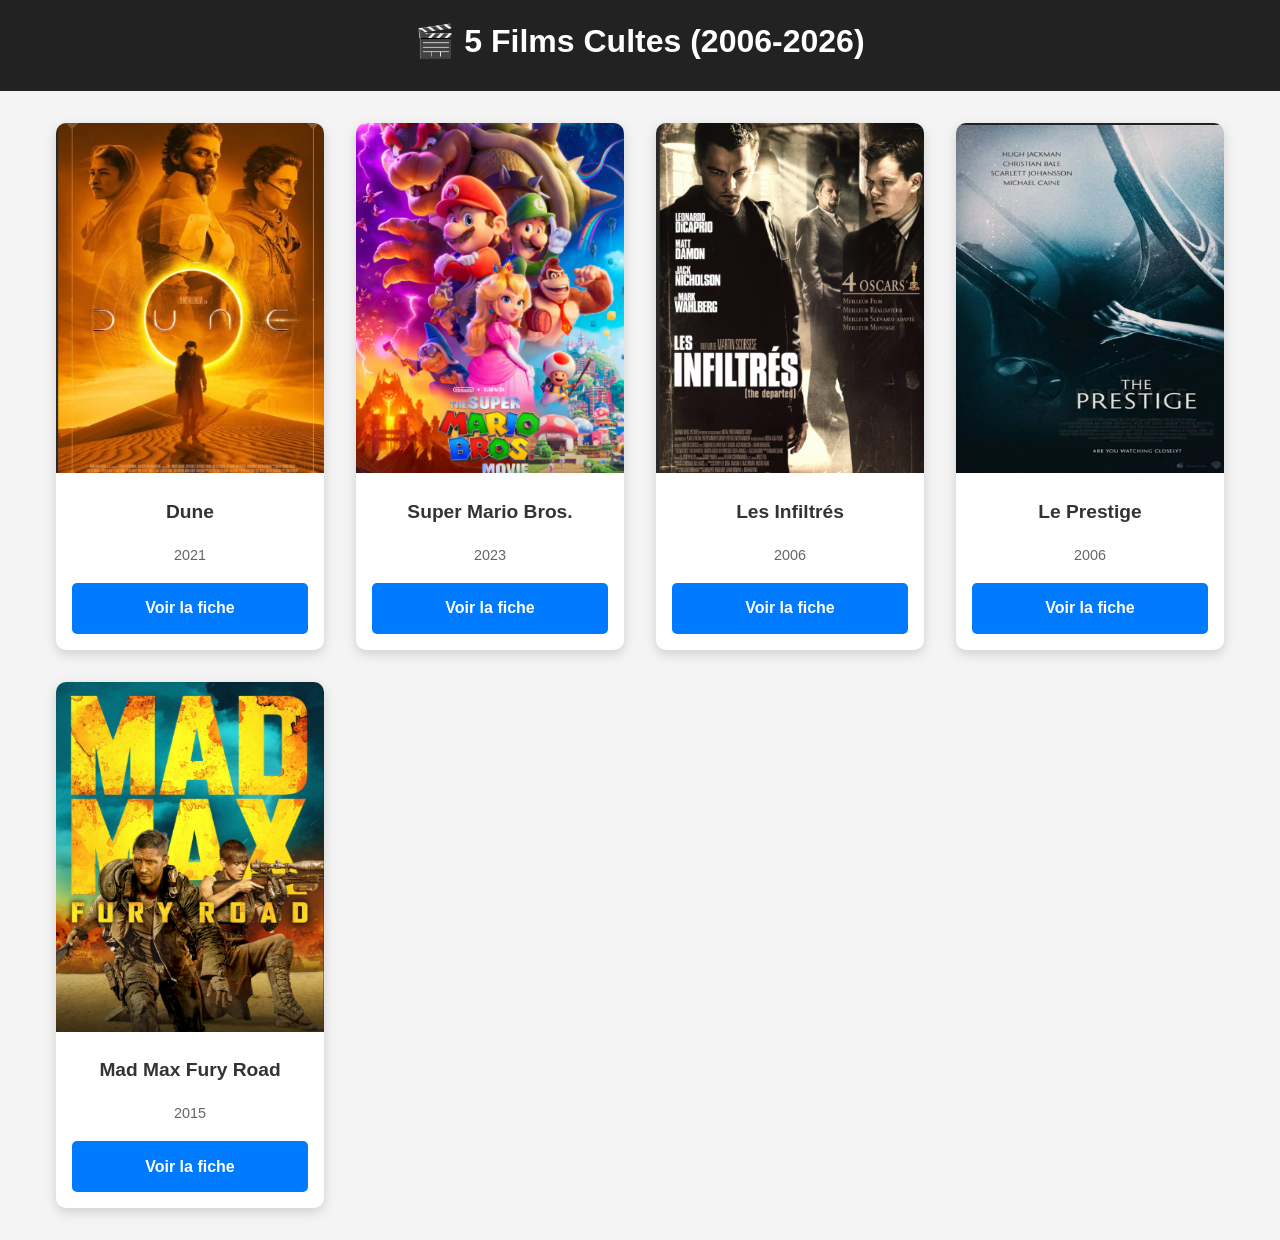
<file: index.html>
<!DOCTYPE html>
<html lang="fr">
<head>
    <meta charset="UTF-8">
    <meta name="viewport" content="width=device-width, initial-scale=1.0">
    <title>5 Films Cultes Récents</title>
    <link rel="stylesheet" href="style.css">
</head>
<body>
    <header>
        <h1>🎬 5 Films Cultes (2006-2026)</h1>
    </header>

    <main class="galerie">
        <!-- Dune -->
        <div class="film-card">
            <img src="images/dune.png" alt="Dune">
            <h3>Dune</h3>
            <p>2021</p>
            <a href="dune.html" class="btn">Voir la fiche</a>
        </div>
        
        <!-- Super Mario Bros. Movie -->
        <div class="film-card">
            <img src="images/mario.png" alt="Super Mario Bros">
            <h3>Super Mario Bros.</h3>
            <p>2023</p>
            <a href="mario.html" class="btn">Voir la fiche</a>
        </div>
        
        <!-- Les Infiltrés -->
        <div class="film-card">
            <img src="images/infiltres.png" alt="Les Infiltrés">
            <h3>Les Infiltrés</h3>
            <p>2006</p>
            <a href="infilTres.html" class="btn">Voir la fiche</a>
        </div>
        
        <!-- Le Prestige -->
        <div class="film-card">
            <img src="images/prestige.png" alt="Le Prestige">
            <h3>Le Prestige</h3>
            <p>2006</p>
            <a href="prestige.html" class="btn">Voir la fiche</a>
        </div>
        
        <!-- Mad Max Fury Road -->
        <div class="film-card">
            <img src="images/madmax.png" alt="Mad Max">
            <h3>Mad Max Fury Road</h3>
            <p>2015</p>
            <a href="madmax.html" class="btn">Voir la fiche</a>
        </div>
    </main>

</body>
</html>
</file>
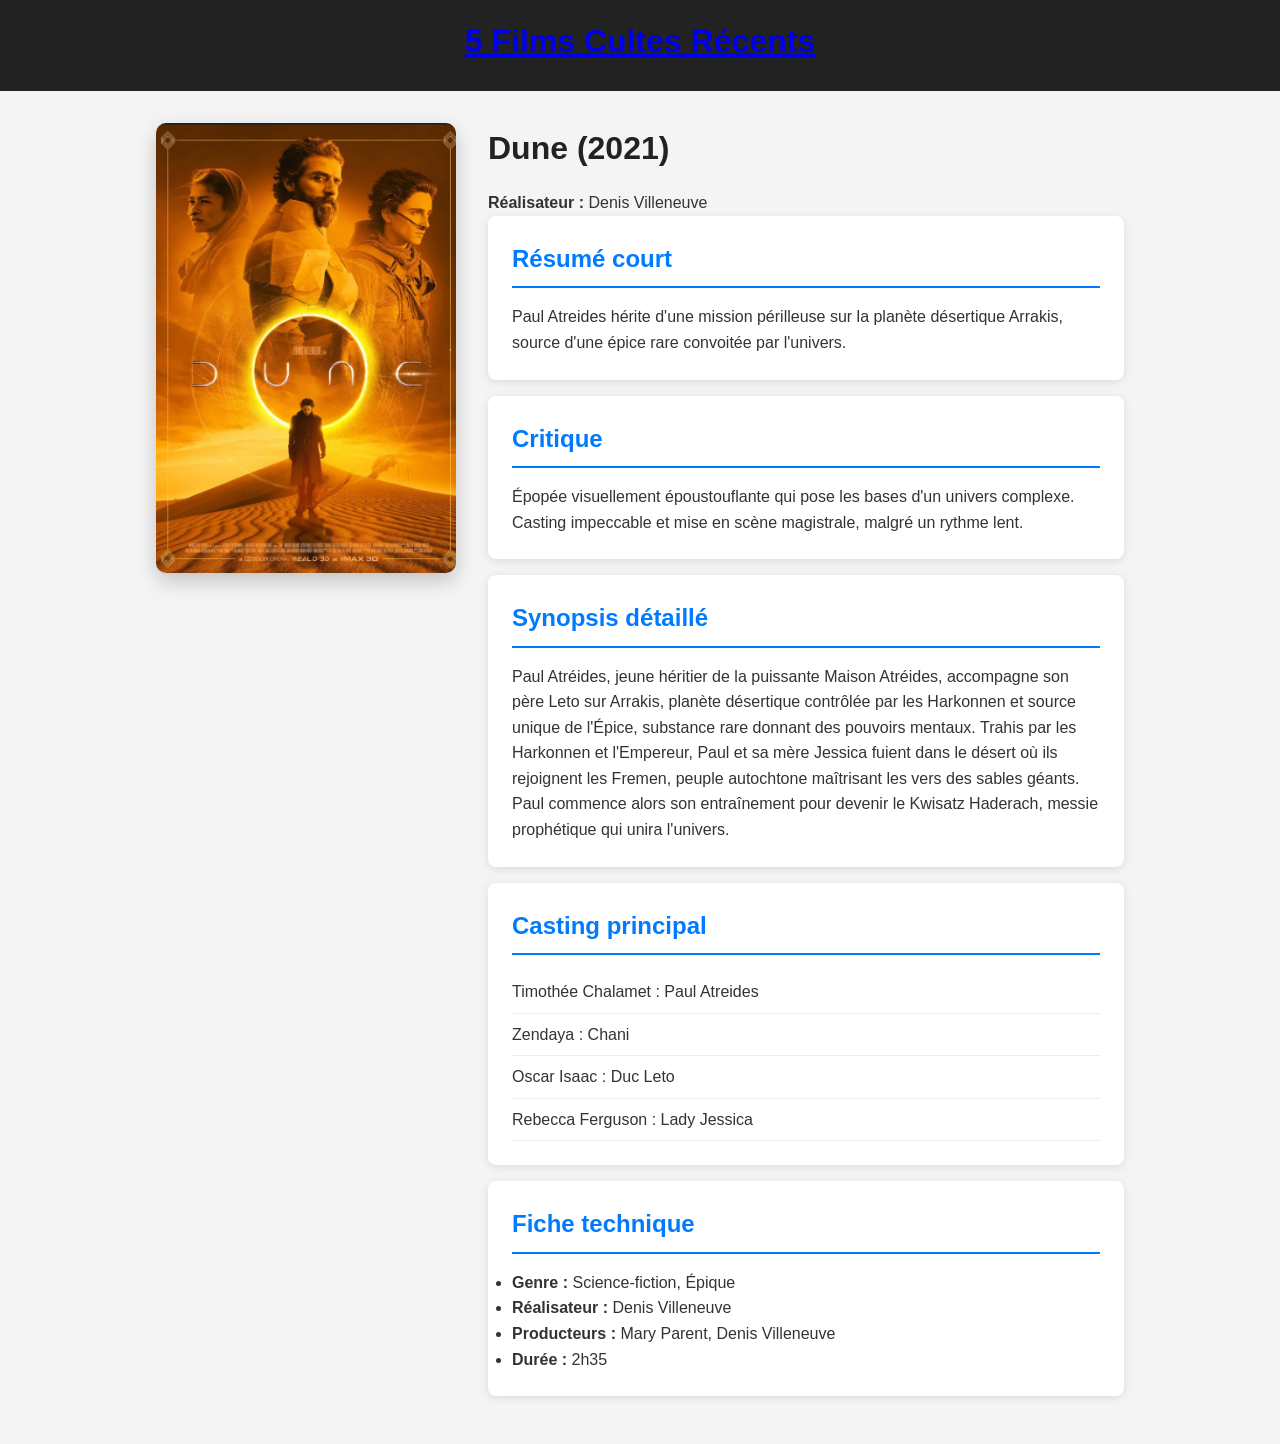
<file: dune.html>
<!DOCTYPE html>
<html lang="fr">
<head>
    <meta charset="UTF-8">
    <meta name="viewport" content="width=device-width, initial-scale=1.0">
    <title>Dune - Critique</title>
    <link rel="stylesheet" href="style.css">
</head>
<body>
    <header>
        <h1><a href="index.html"> 5 Films Cultes Récents</a></h1>
    </header>

    <main class="film-detail">
        <img src="images/dune.png" alt="Dune" class="poster">
        
        <div class="infos">
            <h1>Dune (2021)</h1>
            <p><strong>Réalisateur :</strong> Denis Villeneuve</p>
            
            <section class="resume">
                <h2>Résumé court</h2>
                <p>Paul Atreides hérite d'une mission périlleuse sur la planète désertique Arrakis, source d'une épice rare convoitée par l'univers.</p>
            </section>
            
            <section class="critique">
                <h2>Critique</h2>
                <p>Épopée visuellement époustouflante qui pose les bases d'un univers complexe. Casting impeccable et mise en scène magistrale, malgré un rythme lent.</p>
            </section>
            
            <section class="synopsis">
                <h2>Synopsis détaillé</h2>
                <p>Paul Atréides, jeune héritier de la puissante Maison Atréides, accompagne son père Leto sur Arrakis, planète désertique contrôlée par les Harkonnen et source unique de l'Épice, substance rare donnant des pouvoirs mentaux. Trahis par les Harkonnen et l'Empereur, Paul et sa mère Jessica fuient dans le désert où ils rejoignent les Fremen, peuple autochtone maîtrisant les vers des sables géants. Paul commence alors son entraînement pour devenir le Kwisatz Haderach, messie prophétique qui unira l'univers.</p>
            </section>
            
            <section class="casting">
                <h2>Casting principal</h2>
                <ul>
                    <li>Timothée Chalamet : Paul Atreides</li>
                    <li>Zendaya : Chani</li>
                    <li>Oscar Isaac : Duc Leto</li>
                    <li>Rebecca Ferguson : Lady Jessica</li>
                </ul>
            </section>
			
			<div class="infos">
 
    
			<section class="fiche-tech">
				<h2>Fiche technique</h2>
				<ul>
					<li><strong>Genre :</strong> Science-fiction, Épique</li>
				<li><strong>Réalisateur :</strong> Denis Villeneuve</li>
				<li><strong>Producteurs :</strong> Mary Parent, Denis Villeneuve</li>
				<li><strong>Durée :</strong> 2h35</li>
				</ul>
			</section>
  
        </div>
    </main>
</body>
</html>
</file>
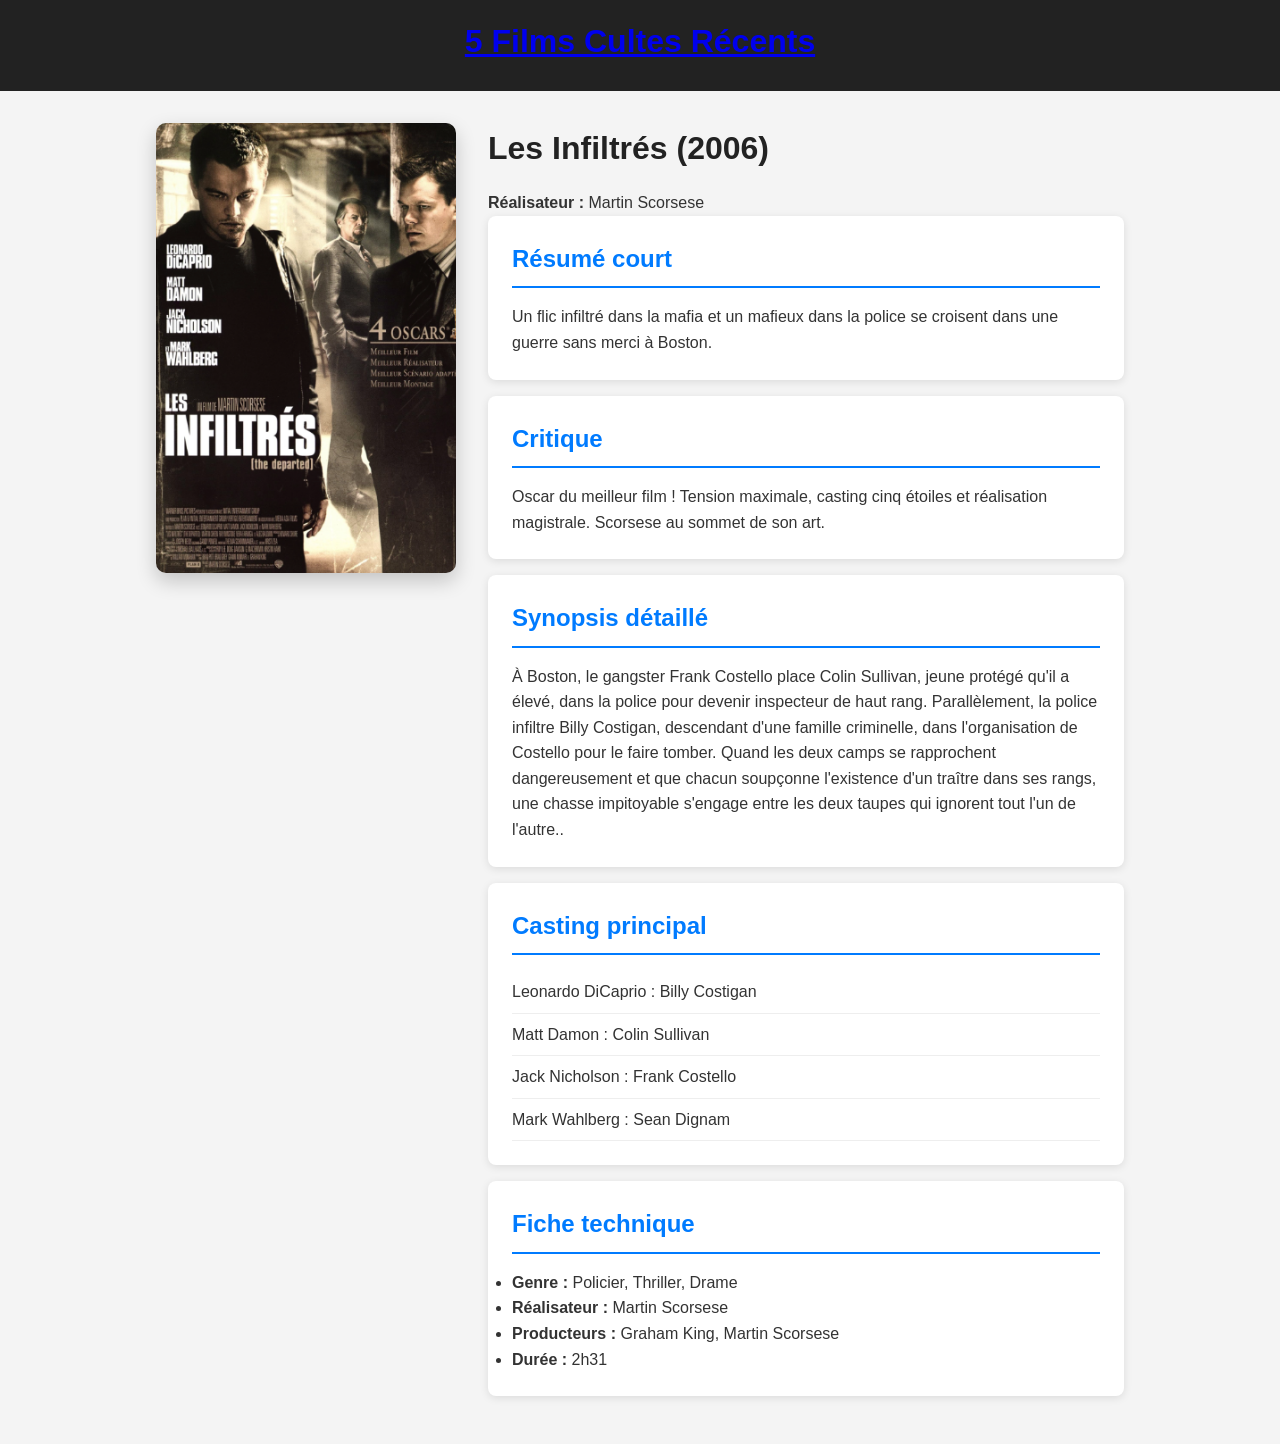
<file: infiltres.html>
<!DOCTYPE html>
<html lang="fr">
<head>
    <meta charset="UTF-8">
    <meta name="viewport" content="width=device-width, initial-scale=1.0">
    <title>Les Infiltrés - Critique</title>
    <link rel="stylesheet" href="style.css">
</head>
<body>
    <header>
        <h1><a href="index.html"> 5 Films Cultes Récents</a></h1>
    </header>

    <main class="film-detail">
        <img src="images/infiltres.png" alt="Les Infiltrés" class="poster">
        
        <div class="infos">
            <h1>Les Infiltrés (2006)</h1>
            <p><strong>Réalisateur :</strong> Martin Scorsese</p>
            
            <section class="resume">
                <h2>Résumé court</h2>
                <p>Un flic infiltré dans la mafia et un mafieux dans la police se croisent dans une guerre sans merci à Boston.</p>
            </section>
            
            <section class="critique">
                <h2>Critique</h2>
                <p>Oscar du meilleur film ! Tension maximale, casting cinq étoiles et réalisation magistrale. Scorsese au sommet de son art.</p>
            </section>
            
            <section class="synopsis">
                <h2>Synopsis détaillé</h2>
                <p>À Boston, le gangster Frank Costello place Colin Sullivan, jeune protégé qu'il a élevé, dans la police pour devenir inspecteur de haut rang. Parallèlement, la police infiltre Billy Costigan, descendant d'une famille criminelle, dans l'organisation de Costello pour le faire tomber. Quand les deux camps se rapprochent dangereusement et que chacun soupçonne l'existence d'un traître dans ses rangs, une chasse impitoyable s'engage entre les deux taupes qui ignorent tout l'un de l'autre..</p>
            </section>
            
            <section class="casting">
                <h2>Casting principal</h2>
                <ul>
                    <li>Leonardo DiCaprio : Billy Costigan</li>
                    <li>Matt Damon : Colin Sullivan</li>
                    <li>Jack Nicholson : Frank Costello</li>
                    <li>Mark Wahlberg : Sean Dignam</li>
                </ul>
            </section>
			<section class="fiche-tech">
			<h2>Fiche technique</h2>
			<ul>
				<li><strong>Genre :</strong> Policier, Thriller, Drame</li>
				<li><strong>Réalisateur :</strong> Martin Scorsese</li>
				<li><strong>Producteurs :</strong> Graham King, Martin Scorsese</li>
				<li><strong>Durée :</strong> 2h31</li>
			</ul>
			</section>
        </div>
    </main>
</body>
</html>
</file>
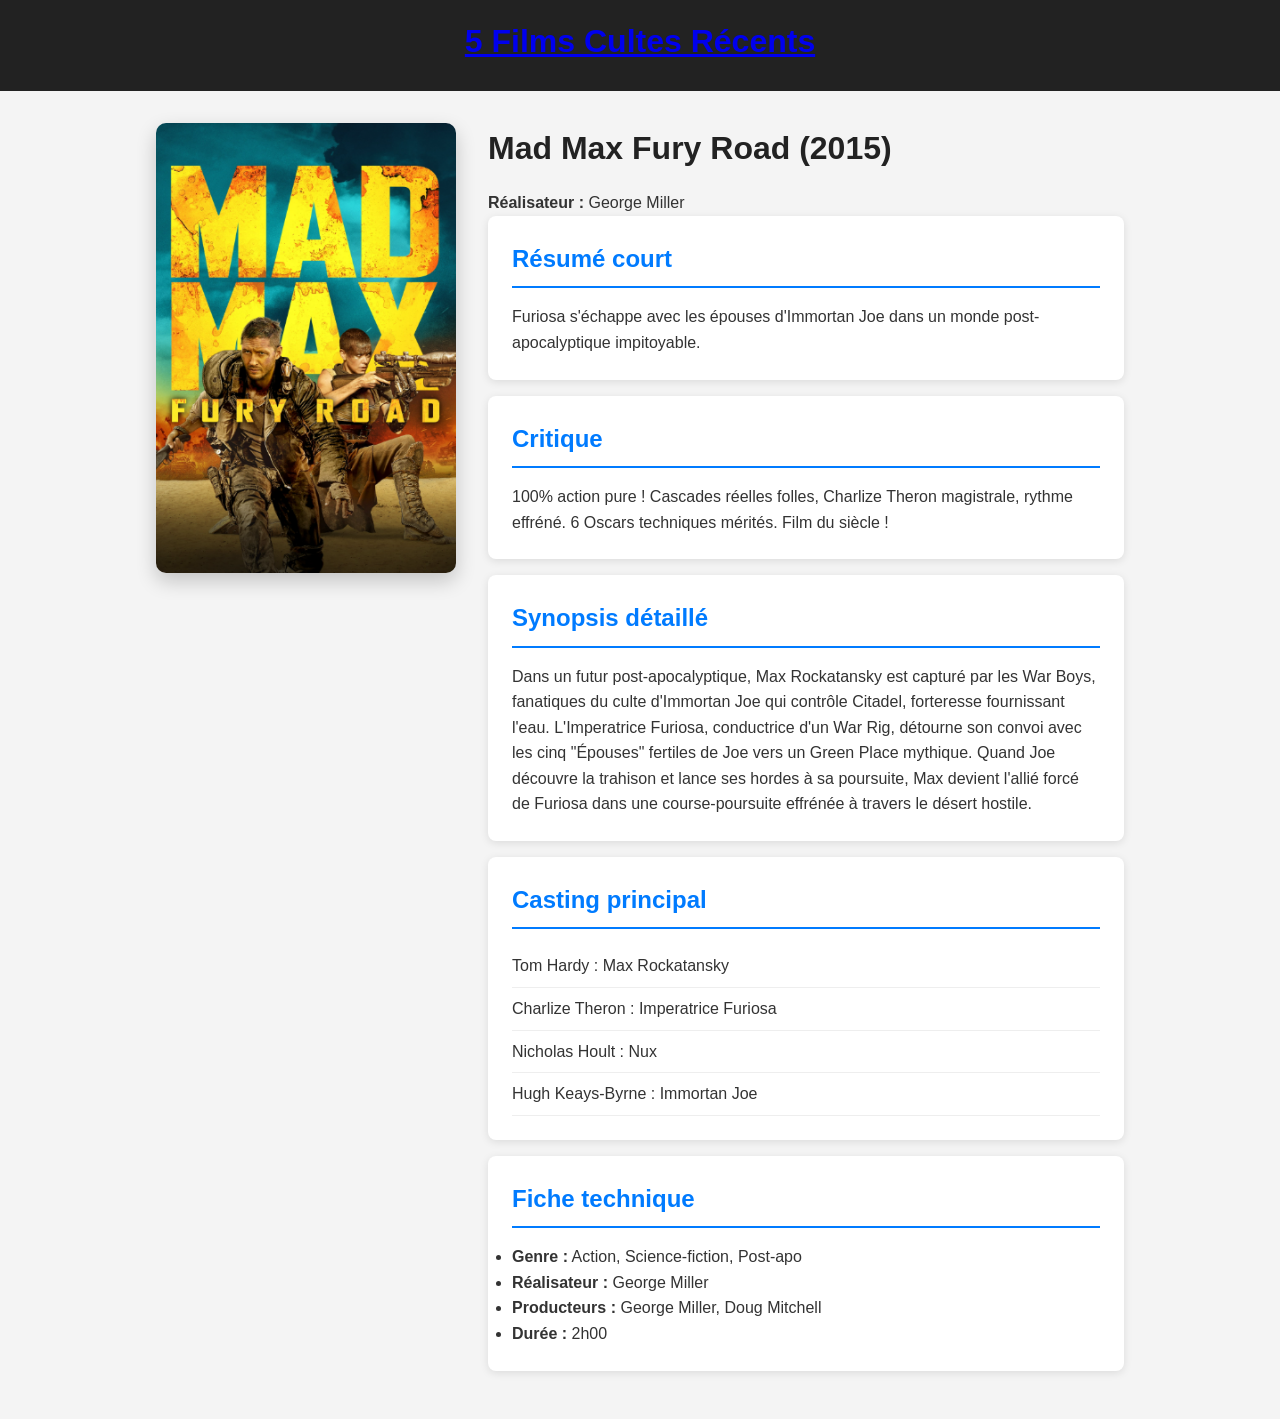
<file: madmax.html>
<!DOCTYPE html>
<html lang="fr">
<head>
    <meta charset="UTF-8">
    <meta name="viewport" content="width=device-width, initial-scale=1.0">
    <title>Mad Max Fury Road - Critique</title>
    <link rel="stylesheet" href="style.css">
</head>
<body>
    <header>
        <h1><a href="index.html"> 5 Films Cultes Récents</a></h1>
    </header>

    <main class="film-detail">
        <img src="images/madmax.png" alt="Mad Max Fury Road" class="poster">
        
        <div class="infos">
            <h1>Mad Max Fury Road (2015)</h1>
            <p><strong>Réalisateur :</strong> George Miller</p>
            
            <section class="resume">
                <h2>Résumé court</h2>
                <p>Furiosa s'échappe avec les épouses d'Immortan Joe dans un monde post-apocalyptique impitoyable.</p>
            </section>
            
            <section class="critique">
                <h2>Critique</h2>
                <p>100% action pure ! Cascades réelles folles, Charlize Theron magistrale, rythme effréné. 6 Oscars techniques mérités. Film du siècle !</p>
            </section>
            
            <section class="synopsis">
                <h2>Synopsis détaillé</h2>
                <p>Dans un futur post-apocalyptique, Max Rockatansky est capturé par les War Boys, fanatiques du culte d'Immortan Joe qui contrôle Citadel, forteresse fournissant l'eau. L'Imperatrice Furiosa, conductrice d'un War Rig, détourne son convoi avec les cinq "Épouses" fertiles de Joe vers un Green Place mythique. Quand Joe découvre la trahison et lance ses hordes à sa poursuite, Max devient l'allié forcé de Furiosa dans une course-poursuite effrénée à travers le désert hostile.</p>
            </section>
            
            <section class="casting">
                <h2>Casting principal</h2>
                <ul>
                    <li>Tom Hardy : Max Rockatansky</li>
                    <li>Charlize Theron : Imperatrice Furiosa</li>
                    <li>Nicholas Hoult : Nux</li>
                    <li>Hugh Keays-Byrne : Immortan Joe</li>
                </ul>
            </section>
			<section class="fiche-tech">
			<h2>Fiche technique</h2>
				<ul>
					<li><strong>Genre :</strong> Action, Science-fiction, Post-apo</li>
					<li><strong>Réalisateur :</strong> George Miller</li>
					<li><strong>Producteurs :</strong> George Miller, Doug Mitchell</li>
					<li><strong>Durée :</strong> 2h00</li>
				</ul>
			</section>
        </div>
    </main>
</body>
</html>
</file>
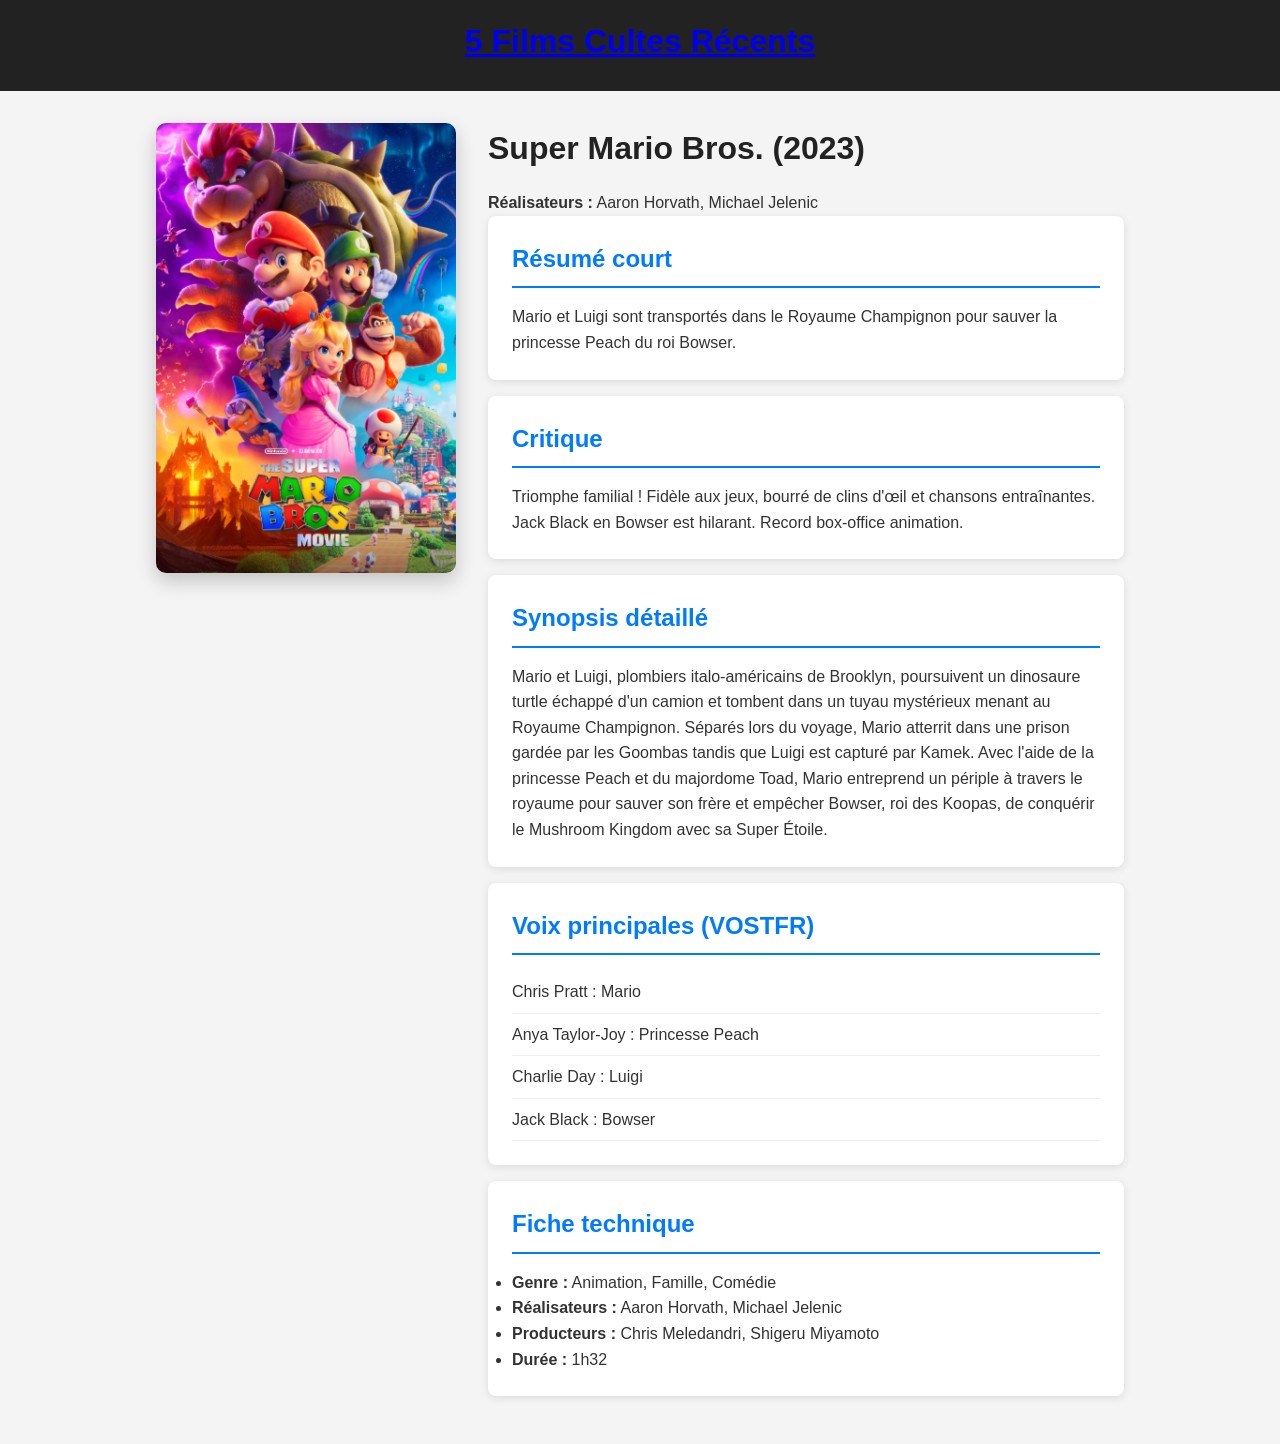
<file: mario.html>
<!DOCTYPE html>
<html lang="fr">
<head>
    <meta charset="UTF-8">
    <meta name="viewport" content="width=device-width, initial-scale=1.0">
    <title>Super Mario Bros - Critique</title>
    <link rel="stylesheet" href="style.css">
</head>
<body>
    <header>
        <h1><a href="index.html"> 5 Films Cultes Récents</a></h1>
    </header>

    <main class="film-detail">
        <img src="images/mario.png" alt="Super Mario Bros" class="poster">
        
        <div class="infos">
            <h1>Super Mario Bros. (2023)</h1>
            <p><strong>Réalisateurs :</strong> Aaron Horvath, Michael Jelenic</p>
            
            <section class="resume">
                <h2>Résumé court</h2>
                <p>Mario et Luigi sont transportés dans le Royaume Champignon pour sauver la princesse Peach du roi Bowser.</p>
            </section>
            
            <section class="critique">
                <h2>Critique</h2>
                <p>Triomphe familial ! Fidèle aux jeux, bourré de clins d'œil et chansons entraînantes. Jack Black en Bowser est hilarant. Record box-office animation.</p>
            </section>
            
            <section class="synopsis">
                <h2>Synopsis détaillé</h2>
                <p>Mario et Luigi, plombiers italo-américains de Brooklyn, poursuivent un dinosaure turtle échappé d'un camion et tombent dans un tuyau mystérieux menant au Royaume Champignon. Séparés lors du voyage, Mario atterrit dans une prison gardée par les Goombas tandis que Luigi est capturé par Kamek. Avec l'aide de la princesse Peach et du majordome Toad, Mario entreprend un périple à travers le royaume pour sauver son frère et empêcher Bowser, roi des Koopas, de conquérir le Mushroom Kingdom avec sa Super Étoile.</p>
            </section>
            
            <section class="casting">
                <h2>Voix principales (VOSTFR)</h2>
                <ul>
                    <li>Chris Pratt : Mario</li>
                    <li>Anya Taylor-Joy : Princesse Peach</li>
                    <li>Charlie Day : Luigi</li>
                    <li>Jack Black : Bowser</li>
                </ul>
            </section>
			
			<section class="fiche-tech">
			<h2>Fiche technique</h2>
				<ul>
					<li><strong>Genre :</strong> Animation, Famille, Comédie</li>
					<li><strong>Réalisateurs :</strong> Aaron Horvath, Michael Jelenic</li>
					<li><strong>Producteurs :</strong> Chris Meledandri, Shigeru Miyamoto</li>
					<li><strong>Durée :</strong> 1h32</li>
				</ul>
			</section>
        </div>
    </main>
</body>
</html>
</file>
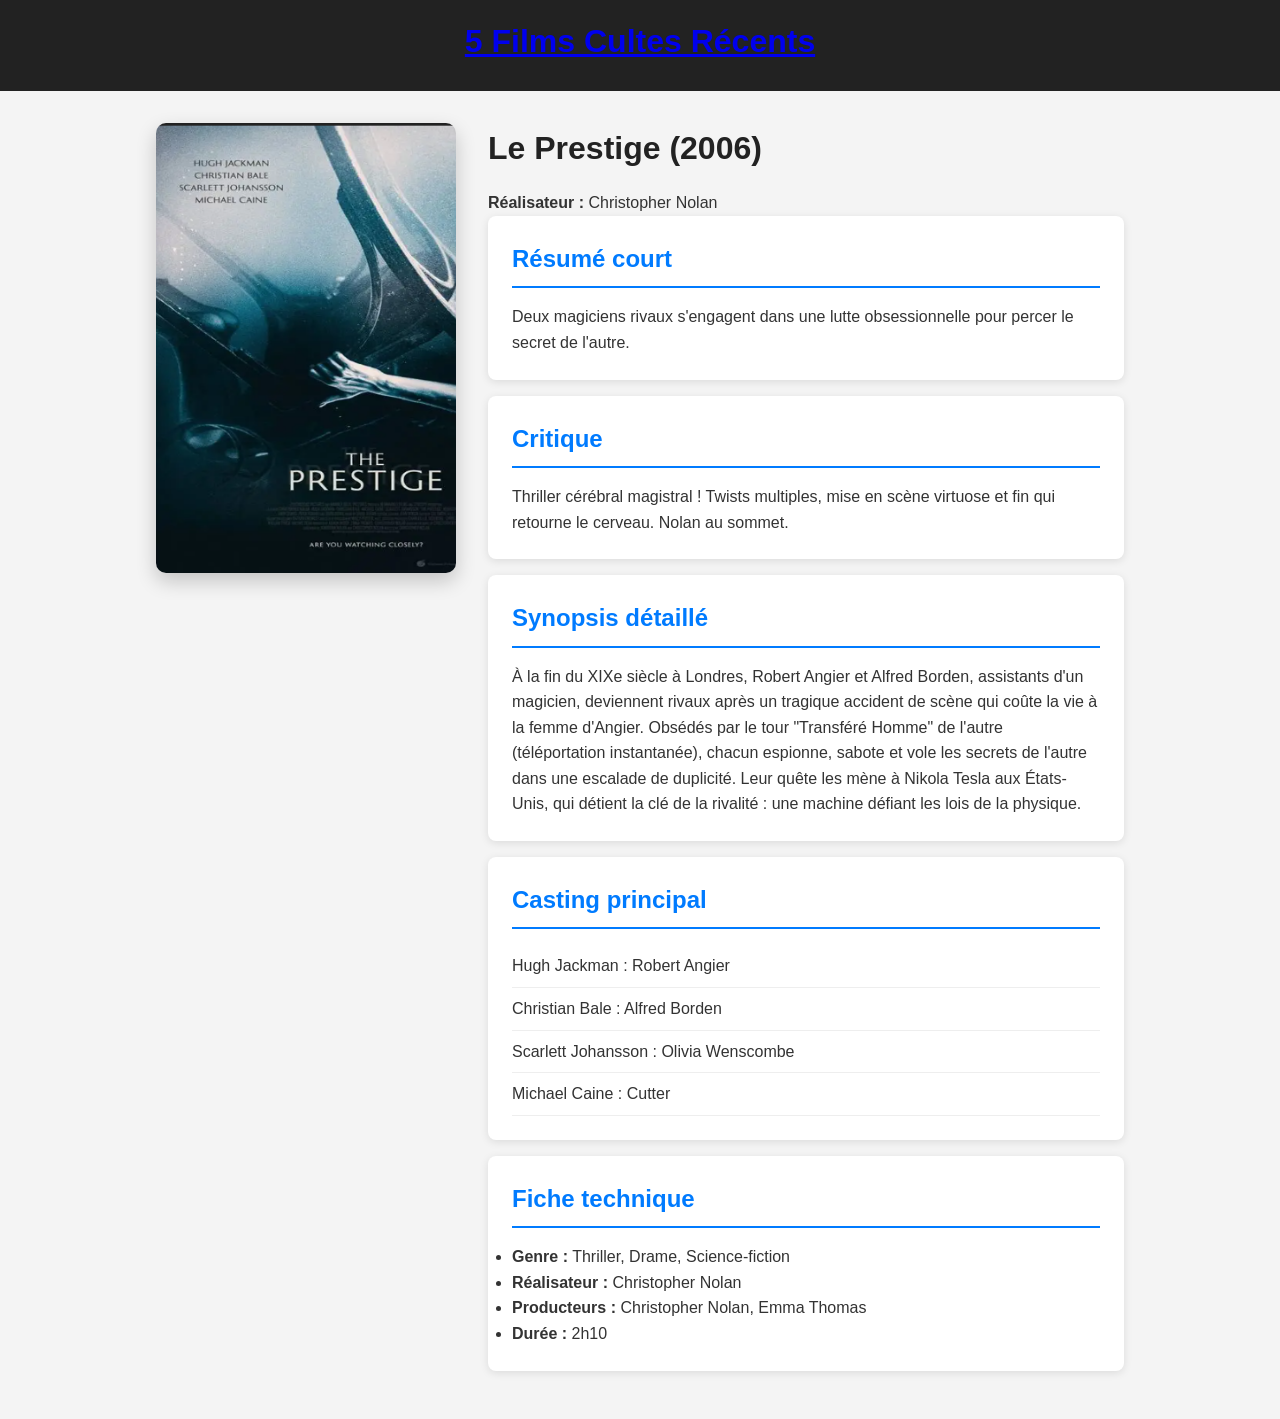
<file: prestige.html>
<!DOCTYPE html>
<html lang="fr">
<head>
    <meta charset="UTF-8">
    <meta name="viewport" content="width=device-width, initial-scale=1.0">
    <title>Le Prestige - Critique</title>
    <link rel="stylesheet" href="style.css">
</head>
<body>
    <header>
        <h1><a href="index.html"> 5 Films Cultes Récents</a></h1>
    </header>

    <main class="film-detail">
        <img src="images/prestige.png" alt="Le Prestige" class="poster">
        
        <div class="infos">
            <h1>Le Prestige (2006)</h1>
            <p><strong>Réalisateur :</strong> Christopher Nolan</p>
            
            <section class="resume">
                <h2>Résumé court</h2>
                <p>Deux magiciens rivaux s'engagent dans une lutte obsessionnelle pour percer le secret de l'autre.</p>
            </section>
            
            <section class="critique">
                <h2>Critique</h2>
                <p>Thriller cérébral magistral ! Twists multiples, mise en scène virtuose et fin qui retourne le cerveau. Nolan au sommet.</p>
            </section>
            
            <section class="synopsis">
                <h2>Synopsis détaillé</h2>
                <p>À la fin du XIXe siècle à Londres, Robert Angier et Alfred Borden, assistants d'un magicien, deviennent rivaux après un tragique accident de scène qui coûte la vie à la femme d'Angier. Obsédés par le tour "Transféré Homme" de l'autre (téléportation instantanée), chacun espionne, sabote et vole les secrets de l'autre dans une escalade de duplicité. Leur quête les mène à Nikola Tesla aux États-Unis, qui détient la clé de la rivalité : une machine défiant les lois de la physique.</p>
            </section>
            
            <section class="casting">
                <h2>Casting principal</h2>
                <ul>
                    <li>Hugh Jackman : Robert Angier</li>
                    <li>Christian Bale : Alfred Borden</li>
                    <li>Scarlett Johansson : Olivia Wenscombe</li>
                    <li>Michael Caine : Cutter</li>
                </ul>
            </section>
			<section class="fiche-tech">
			<h2>Fiche technique</h2>
				<ul>
					<li><strong>Genre :</strong> Thriller, Drame, Science-fiction</li>
					<li><strong>Réalisateur :</strong> Christopher Nolan</li>
					<li><strong>Producteurs :</strong> Christopher Nolan, Emma Thomas</li>
					<li><strong>Durée :</strong> 2h10</li>
				</ul>
			</section>
        </div>
    </main>
</body>
</html>
</file>
<file: style.css>
* { margin: 0; padding: 0; box-sizing: border-box; }
body { font-family: Arial, sans-serif; line-height: 1.6; color: #333; background: #f4f4f4; }

header { background: #222; color: white; padding: 1rem; text-align: center; }
header h1 { margin-bottom: 0.5rem; }

.galerie { 
    display: grid; 
    grid-template-columns: repeat(auto-fit, minmax(250px, 1fr)); 
    gap: 2rem; 
    max-width: 1200px; 
    margin: 2rem auto; 
    padding: 0 1rem; 
}

.film-card { 
    background: white; 
    border-radius: 10px; 
    overflow: hidden; 
    box-shadow: 0 4px 12px rgba(0,0,0,0.15); 
    transition: transform 0.3s, box-shadow 0.3s; 
}
.film-card:hover { 
    transform: translateY(-5px); 
    box-shadow: 0 8px 25px rgba(0,0,0,0.2); 
}
.film-card img { 
    width: 100%; 
    height: 350px; 
    object-fit: cover; 
}
.film-card h3 { 
    padding: 1rem; 
    font-size: 1.2rem; 
    text-align: center; 
}
.film-card p { 
    padding: 0 1rem 1rem; 
    color: #666; 
    text-align: center; 
    font-size: 0.9rem; 
}
.btn {
    display: block;
    background: #007bff;
    color: white;
    text-decoration: none;
    padding: 0.8rem 1.5rem;
    text-align: center;
    font-weight: bold;
    border-radius: 5px;
    margin: 0 1rem 1rem;
    transition: background 0.3s;
}
.btn:hover {
    background: #0056b3;
}

.film-detail { 
    max-width: 1000px; 
    margin: 2rem auto; 
    padding: 0 1rem; 
    display: grid; 
    grid-template-columns: 300px 1fr; 
    gap: 2rem; 
}
.poster { 
    width: 100%; 
    height: 450px; 
    object-fit: cover; 
    border-radius: 10px; 
    box-shadow: 0 8px 20px rgba(0,0,0,0.2); 
}
.infos h1 { 
    color: #222; 
    margin-bottom: 1rem; 
}
.infos section { 
    background: white; 
    padding: 1.5rem; 
    margin-bottom: 1rem; 
    border-radius: 8px; 
    box-shadow: 0 2px 8px rgba(0,0,0,0.1); 
}
.infos h2 { 
    color: #007bff; 
    margin-bottom: 1rem; 
    border-bottom: 2px solid #007bff; 
    padding-bottom: 0.5rem; 
}
.casting ul { 
    list-style: none; 
}
.casting li { 
    padding: 0.5rem 0; 
    border-bottom: 1px solid #eee; 
}

footer { 
    background: #222; 
    color: white; 
    text-align: center; 
    padding: 1rem; 
    margin-top: 3rem; 
}
footer a { 
    color: #007bff; 
    text-decoration: none; 
}

@media (max-width: 768px) {
    .galerie { grid-template-columns: repeat(auto-fit, minmax(200px, 1fr)); gap: 1rem; }
    .film-detail { grid-template-columns: 1fr; }
    .poster { height: 300px; }
}
</file>
